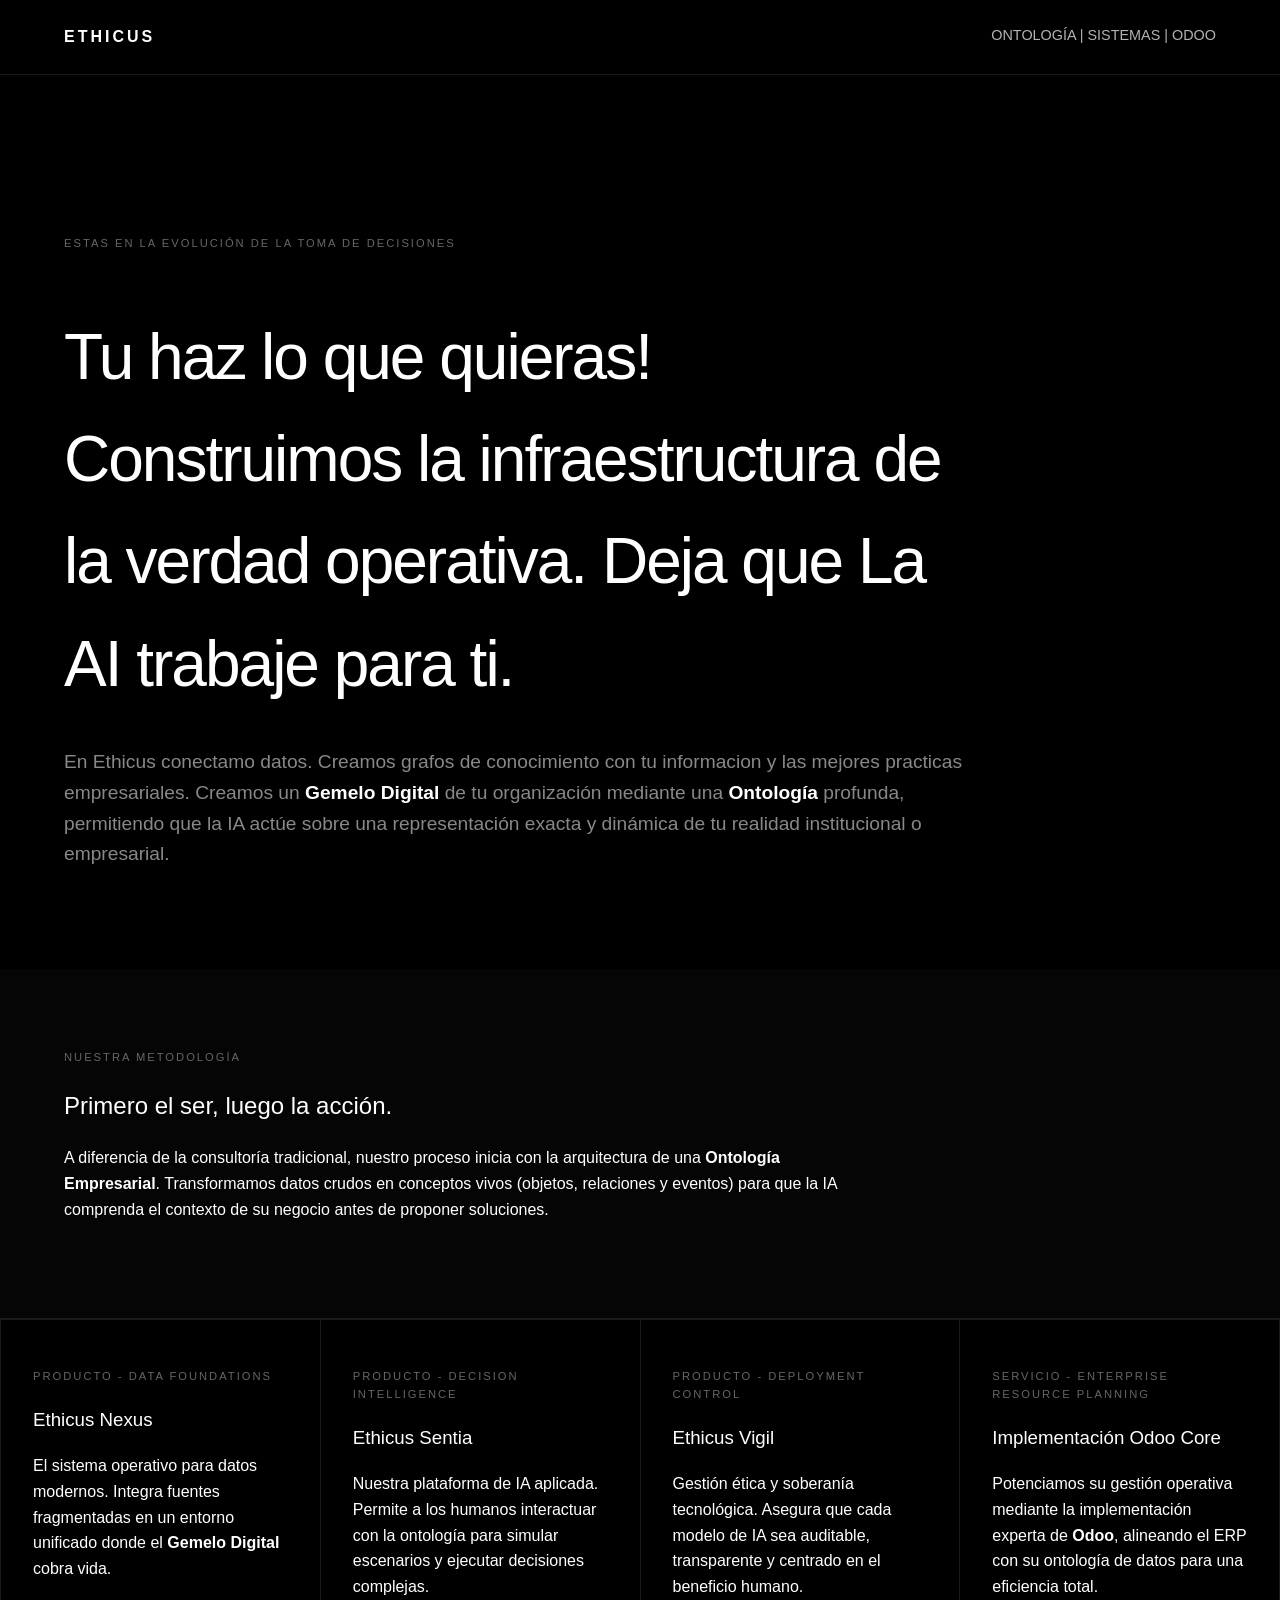
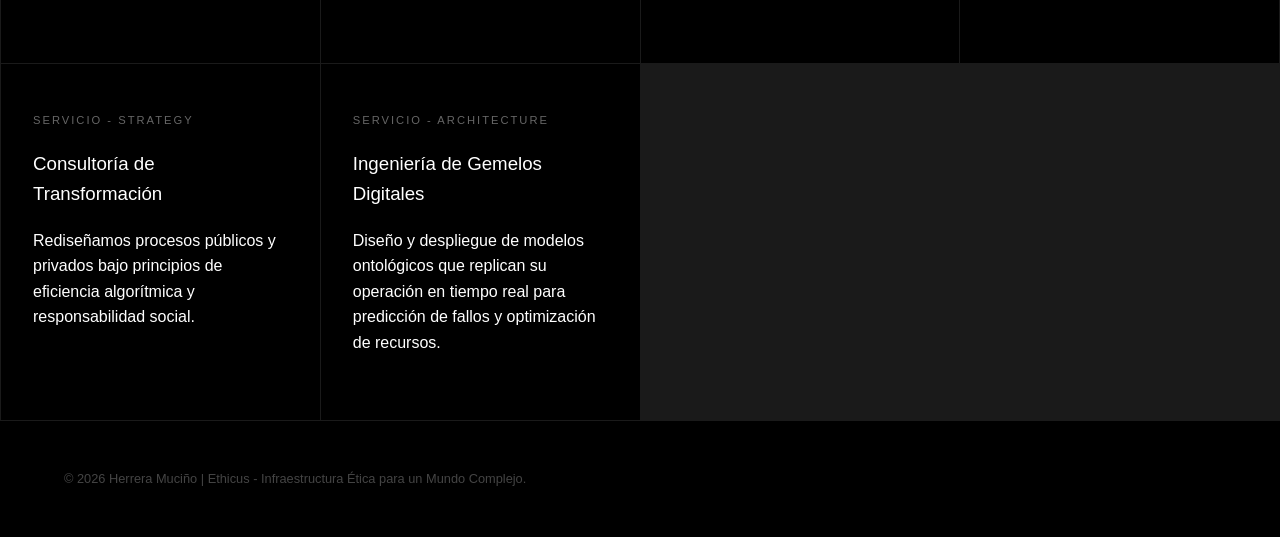
<file: index.html>
<!DOCTYPE html>
<html>
<head>
    <meta http-equiv="refresh" content="0; url=./ethicus/index.html">
</head>
<body>
    <p>Redirigiendo a <a href="./ethicus/index.html">Ethicus</a>...</p>
</body>
</html>
</file>
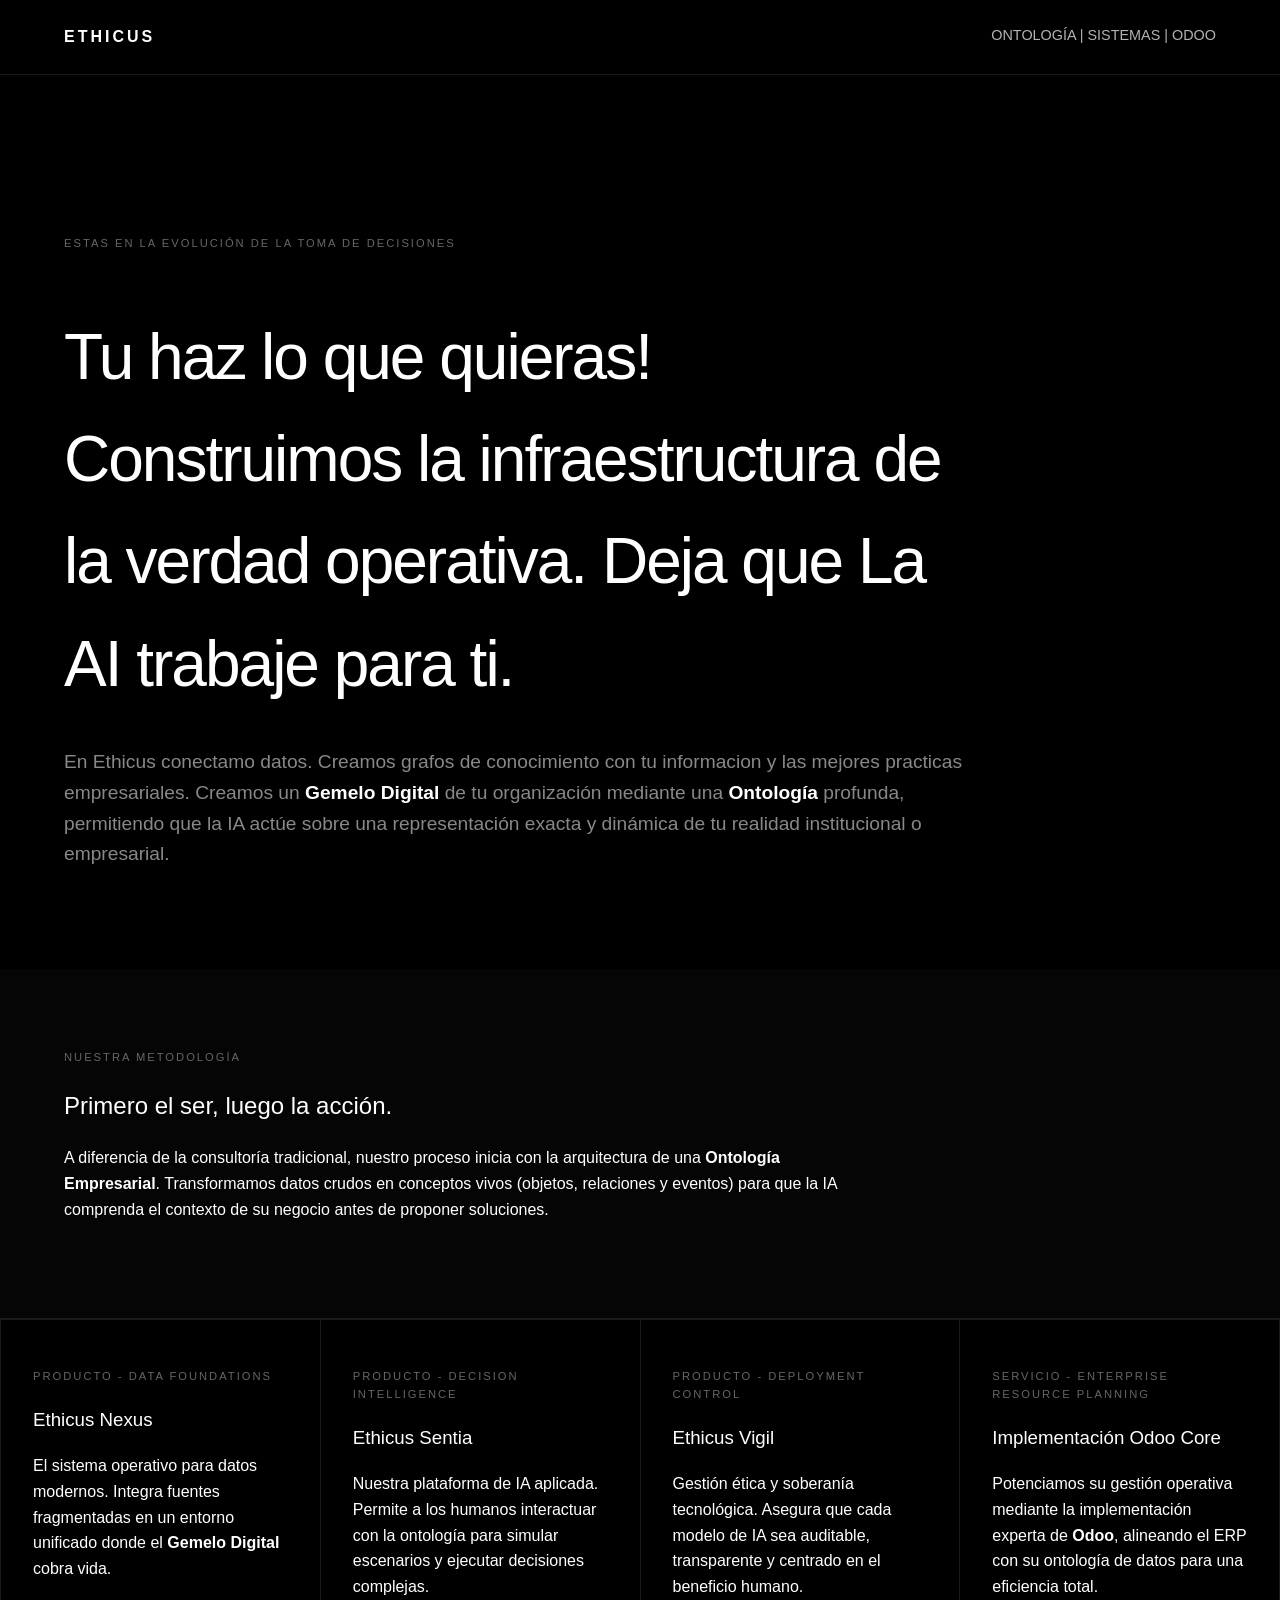
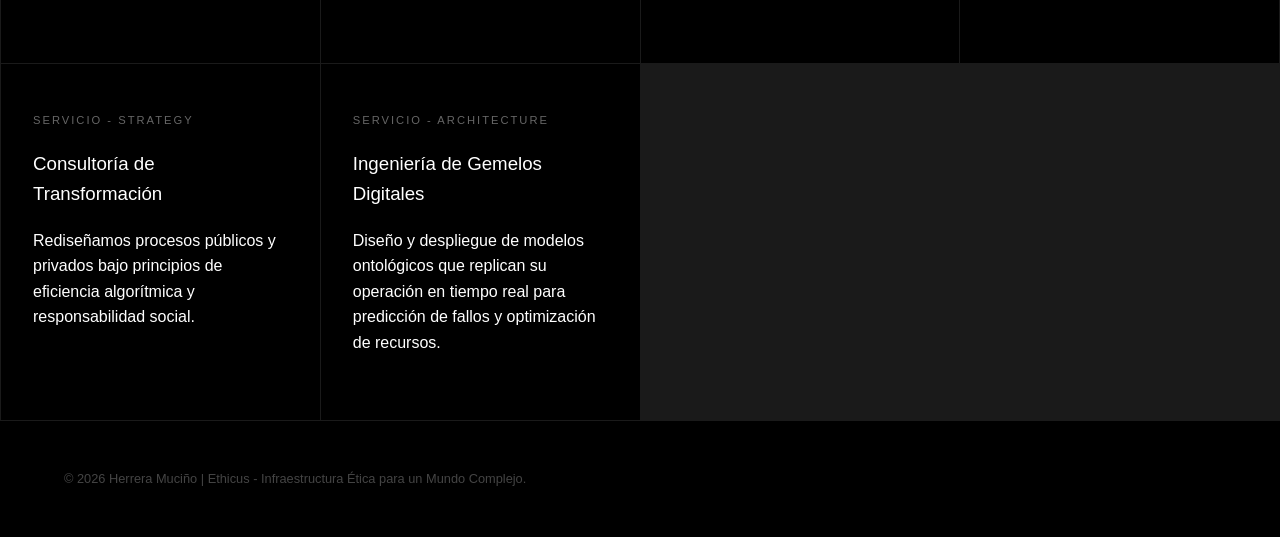
<file: ethicus/index.html>
<!DOCTYPE html>
<html lang="es">
<head>
    <meta charset="UTF-8">
    <meta name="viewport" content="width=device-width, initial-scale=1.0">
    <title>Ethicus | Ontología y Gemelos Digitales para Decisiones Críticas</title>
    <style>
        :root { --bg: #000; --text: #fff; --accent: #1a1a1a; --highlight: #ffffff; }
        body { background: var(--bg); color: var(--text); font-family: 'Inter', -apple-system, sans-serif; margin: 0; line-height: 1.6; }
        nav { padding: 1.5rem 5%; display: flex; justify-content: space-between; border-bottom: 1px solid var(--accent); position: sticky; top: 0; background: rgba(0,0,0,0.9); z-index: 100; }
        .hero { padding: 10rem 5% 5rem; max-width: 900px; }
        h1 { font-size: 4rem; font-weight: 300; letter-spacing: -2px; margin-bottom: 2rem; }
        .grid { display: grid; grid-template-columns: repeat(auto-fit, minmax(300px, 1fr)); gap: 1px; background: var(--accent); border: 1px solid var(--accent); }
        .card { background: var(--bg); padding: 3rem 2rem; transition: 0.4s; }
        .card:hover { background: #050505; }
        .tag { font-size: 0.7rem; letter-spacing: 2px; text-transform: uppercase; color: #666; margin-bottom: 1rem; display: block; }
        h2, h3 { font-weight: 400; }
        .ontology-section { padding: 5rem 5%; background: #050505; border-bottom: 1px solid var(--accent); }
        footer { padding: 3rem 5%; color: #444; font-size: 0.8rem; }
        b { color: var(--highlight); }
    </style>
</head>
<body>

<nav>
    <div style="font-weight: bold; letter-spacing: 3px;">ETHICUS</div>
    <div style="font-size: 0.9rem; opacity: 0.7;">ONTOLOGÍA | SISTEMAS | ODOO</div>
</nav>

<section class="hero">
    <span class="tag">Estas en la evolución de la toma de decisiones</span>
    <h1>Tu haz lo que quieras! Construimos la infraestructura de la verdad operativa. Deja que La AI trabaje para ti.</h1>
    <p style="font-size: 1.2rem; color: #888;">En Ethicus conectamo datos. Creamos grafos de conocimiento con tu informacion y las mejores practicas empresariales. Creamos un <b>Gemelo Digital</b> de tu organización mediante una <b>Ontología</b> profunda, permitiendo que la IA actúe sobre una representación exacta y dinámica de tu realidad institucional o empresarial.</p>
</section>

<section class="ontology-section">
    <div style="max-width: 800px;">
        <span class="tag">Nuestra Metodología</span>
        <h2>Primero el ser, luego la acción.</h2>
        <p>A diferencia de la consultoría tradicional, nuestro proceso inicia con la arquitectura de una <b>Ontología Empresarial</b>. Transformamos datos crudos en conceptos vivos (objetos, relaciones y eventos) para que la IA comprenda el contexto de su negocio antes de proponer soluciones.</p>
    </div>
</section>

<section class="grid">
    <!-- PRODUCTOS ESTILO PALANTIR -->
    <div class="card">
        <span class="tag">Producto - Data Foundations</span>
        <h3>Ethicus Nexus</h3>
        <p>El sistema operativo para datos modernos. Integra fuentes fragmentadas en un entorno unificado donde el <b>Gemelo Digital</b> cobra vida.</p>
    </div>
    <div class="card">
        <span class="tag">Producto - Decision Intelligence</span>
        <h3>Ethicus Sentia</h3>
        <p>Nuestra plataforma de IA aplicada. Permite a los humanos interactuar con la ontología para simular escenarios y ejecutar decisiones complejas.</p>
    </div>
    <div class="card">
        <span class="tag">Producto - Deployment Control</span>
        <h3>Ethicus Vigil</h3>
        <p>Gestión ética y soberanía tecnológica. Asegura que cada modelo de IA sea auditable, transparente y centrado en el beneficio humano.</p>
    </div>

    <!-- SERVICIOS ESTILO INTELLICO + ODOO -->
    <div class="card">
        <span class="tag">Servicio - Enterprise Resource Planning</span>
        <h3>Implementación Odoo Core</h3>
        <p>Potenciamos su gestión operativa mediante la implementación experta de <b>Odoo</b>, alineando el ERP con su ontología de datos para una eficiencia total.</p>
    </div>
    <div class="card">
        <span class="tag">Servicio - Strategy</span>
        <h3>Consultoría de Transformación</h3>
        <p>Rediseñamos procesos públicos y privados bajo principios de eficiencia algorítmica y responsabilidad social.</p>
    </div>
    <div class="card">
        <span class="tag">Servicio - Architecture</span>
        <h3>Ingeniería de Gemelos Digitales</h3>
        <p>Diseño y despliegue de modelos ontológicos que replican su operación en tiempo real para predicción de fallos y optimización de recursos.</p>
    </div>
</section>

<footer>
    © 2026 Herrera Muciño | Ethicus - Infraestructura Ética para un Mundo Complejo.
</footer>

</body>
</html>
</file>
